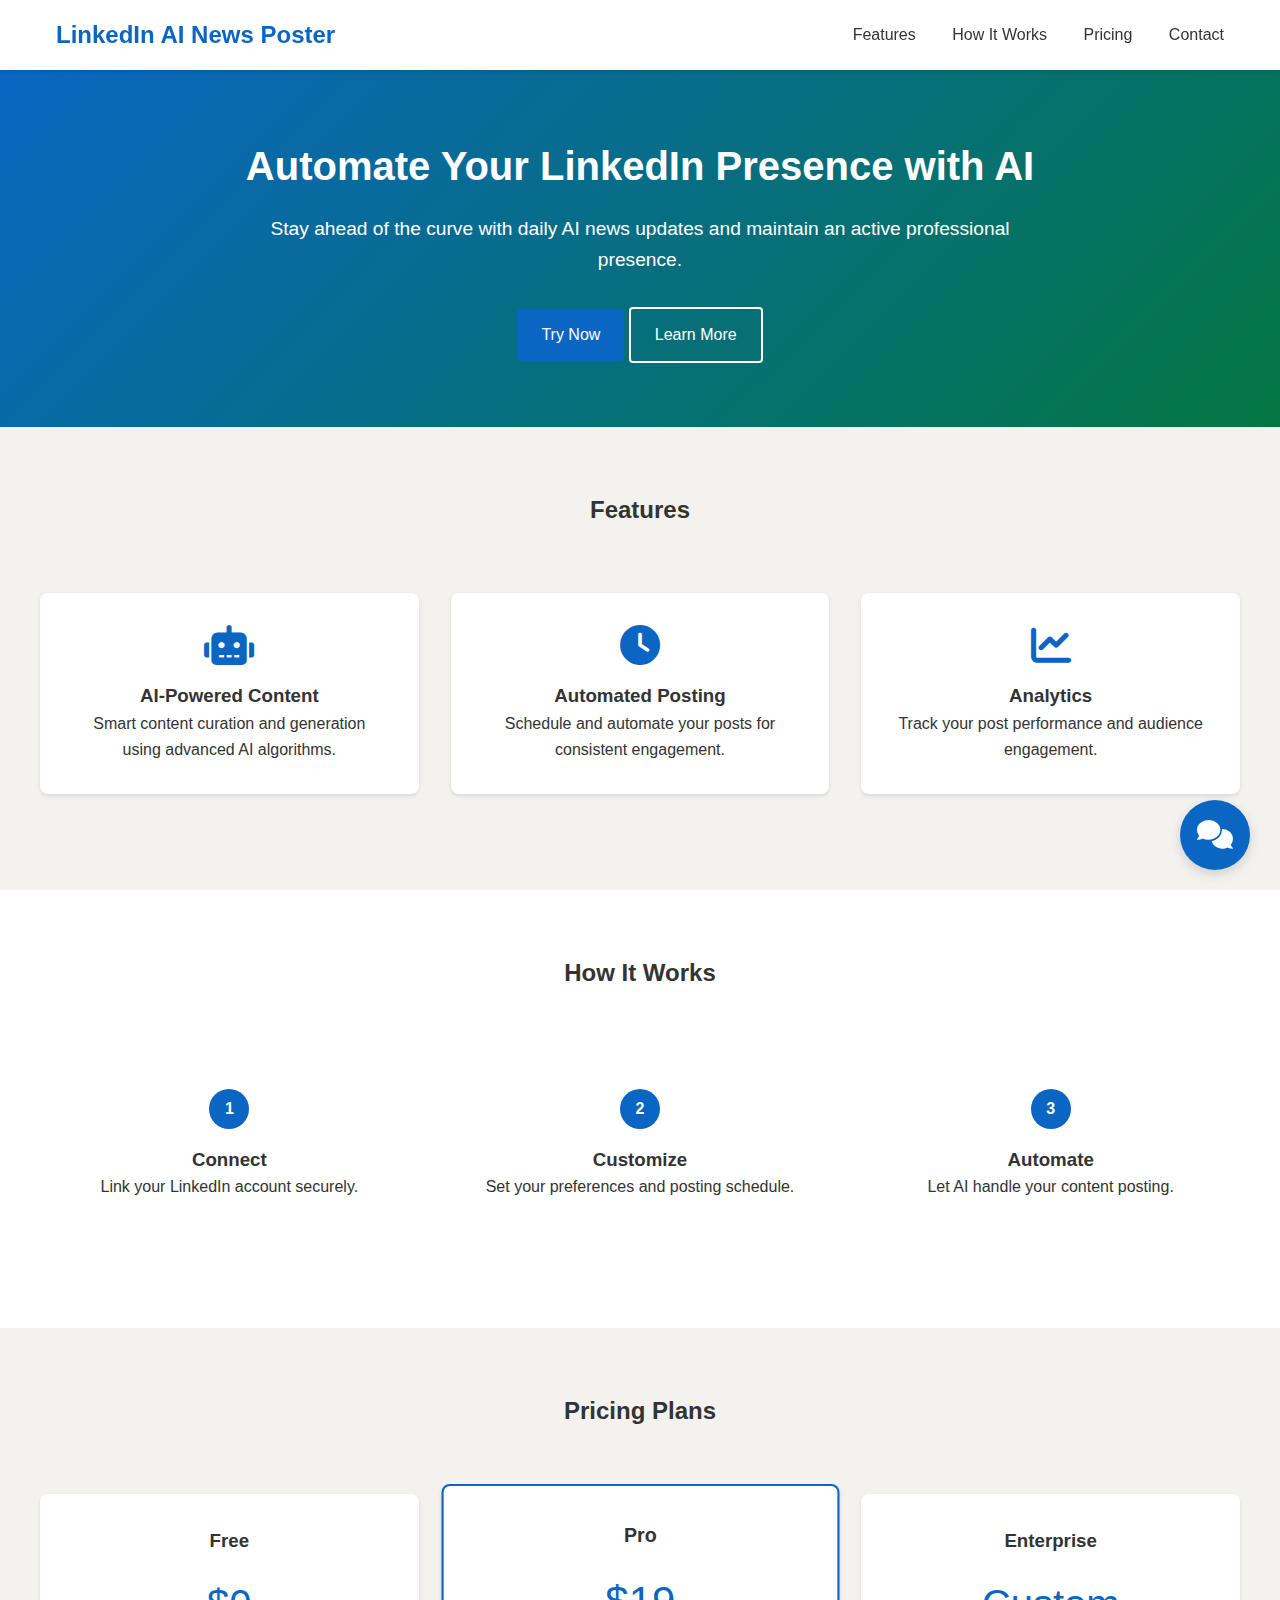
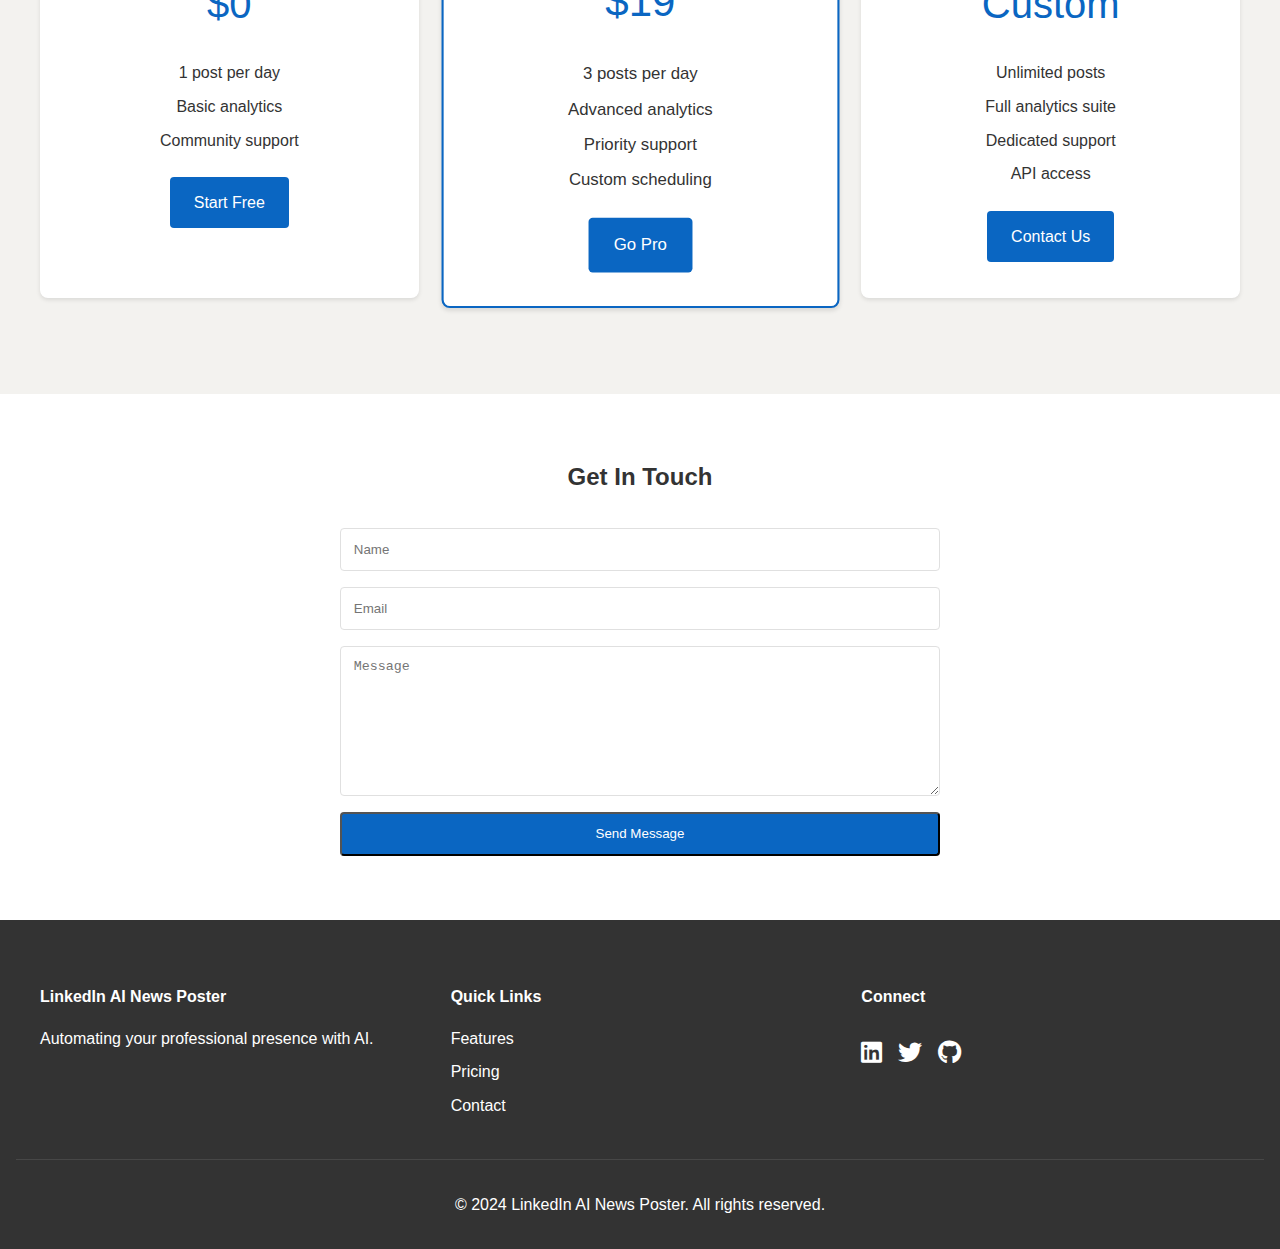
<file: index.html>
<!DOCTYPE html>
<html lang="en">
<head>
    <meta charset="UTF-8">
    <meta name="viewport" content="width=device-width, initial-scale=1.0">
    <title>LinkedIn AI News Poster</title>
    <link rel="stylesheet" href="/static/css/styles.css">
    <link rel="stylesheet" href="https://cdnjs.cloudflare.com/ajax/libs/font-awesome/6.0.0/css/all.min.css">
</head>
<body>
    <header>
        <nav>
            <div class="logo">LinkedIn AI News Poster</div>
            <div class="nav-links">
                <a href="#features">Features</a>
                <a href="#how-it-works">How It Works</a>
                <a href="#pricing">Pricing</a>
                <a href="#contact">Contact</a>
            </div>
        </nav>
    </header>

    <main>
        <section id="hero">
            <div class="hero-content">
                <h1>Automate Your LinkedIn Presence with AI</h1>
                <p>Stay ahead of the curve with daily AI news updates and maintain an active professional presence.</p>
                <div class="cta-buttons">
                    <a href="#" class="button primary" id="openChat">Try Now</a>
                    <a href="#features" class="button secondary">Learn More</a>
                </div>
            </div>
        </section>

        <section id="features">
            <h2>Features</h2>
            <div class="features-grid">
                <div class="feature-card">
                    <i class="fas fa-robot"></i>
                    <h3>AI-Powered Content</h3>
                    <p>Smart content curation and generation using advanced AI algorithms.</p>
                </div>
                <div class="feature-card">
                    <i class="fas fa-clock"></i>
                    <h3>Automated Posting</h3>
                    <p>Schedule and automate your posts for consistent engagement.</p>
                </div>
                <div class="feature-card">
                    <i class="fas fa-chart-line"></i>
                    <h3>Analytics</h3>
                    <p>Track your post performance and audience engagement.</p>
                </div>
            </div>
        </section>

        <section id="how-it-works">
            <h2>How It Works</h2>
            <div class="steps">
                <div class="step">
                    <div class="step-number">1</div>
                    <h3>Connect</h3>
                    <p>Link your LinkedIn account securely.</p>
                </div>
                <div class="step">
                    <div class="step-number">2</div>
                    <h3>Customize</h3>
                    <p>Set your preferences and posting schedule.</p>
                </div>
                <div class="step">
                    <div class="step-number">3</div>
                    <h3>Automate</h3>
                    <p>Let AI handle your content posting.</p>
                </div>
            </div>
        </section>

        <section id="pricing">
            <h2>Pricing Plans</h2>
            <div class="pricing-grid">
                <div class="pricing-card">
                    <h3>Free</h3>
                    <div class="price">$0</div>
                    <ul>
                        <li>1 post per day</li>
                        <li>Basic analytics</li>
                        <li>Community support</li>
                    </ul>
                    <a href="#" class="button primary">Start Free</a>
                </div>
                <div class="pricing-card featured">
                    <h3>Pro</h3>
                    <div class="price">$19</div>
                    <ul>
                        <li>3 posts per day</li>
                        <li>Advanced analytics</li>
                        <li>Priority support</li>
                        <li>Custom scheduling</li>
                    </ul>
                    <a href="#" class="button primary">Go Pro</a>
                </div>
                <div class="pricing-card">
                    <h3>Enterprise</h3>
                    <div class="price">Custom</div>
                    <ul>
                        <li>Unlimited posts</li>
                        <li>Full analytics suite</li>
                        <li>Dedicated support</li>
                        <li>API access</li>
                    </ul>
                    <a href="#" class="button primary">Contact Us</a>
                </div>
            </div>
        </section>

        <section id="contact">
            <h2>Get In Touch</h2>
            <div class="contact-container">
                <form id="contactForm">
                    <input type="text" placeholder="Name" required>
                    <input type="email" placeholder="Email" required>
                    <textarea placeholder="Message" required></textarea>
                    <button type="submit" class="button primary">Send Message</button>
                </form>
            </div>
        </section>
    </main>

    <footer>
        <div class="footer-content">
            <div class="footer-section">
                <h4>LinkedIn AI News Poster</h4>
                <p>Automating your professional presence with AI.</p>
            </div>
            <div class="footer-section">
                <h4>Quick Links</h4>
                <a href="#features">Features</a>
                <a href="#pricing">Pricing</a>
                <a href="#contact">Contact</a>
            </div>
            <div class="footer-section">
                <h4>Connect</h4>
                <div class="social-links">
                    <a href="#"><i class="fab fa-linkedin"></i></a>
                    <a href="#"><i class="fab fa-twitter"></i></a>
                    <a href="#"><i class="fab fa-github"></i></a>
                </div>
            </div>
        </div>
        <div class="footer-bottom">
            <p>&copy; 2024 LinkedIn AI News Poster. All rights reserved.</p>
        </div>
    </footer>

    <!-- Chat Bubble -->
    <button class="chat-toggle-button">
        <i class="fas fa-comments"></i>
    </button>

    <div class="chatbot-container">
        <div class="chatbot-header">
            <h3>AI News Assistant</h3>
            <button class="chatbot-toggle">
                <i class="fas fa-times"></i>
            </button>
        </div>
        <div id="chat-messages"></div>
        <div class="message-container">
            <input type="text" id="message-input" placeholder="Type your message...">
            <button class="send-button">
                <i class="fas fa-paper-plane"></i>
            </button>
        </div>
    </div>

    <script src="/static/js/script.js"></script>
</body>
</html>
</file>
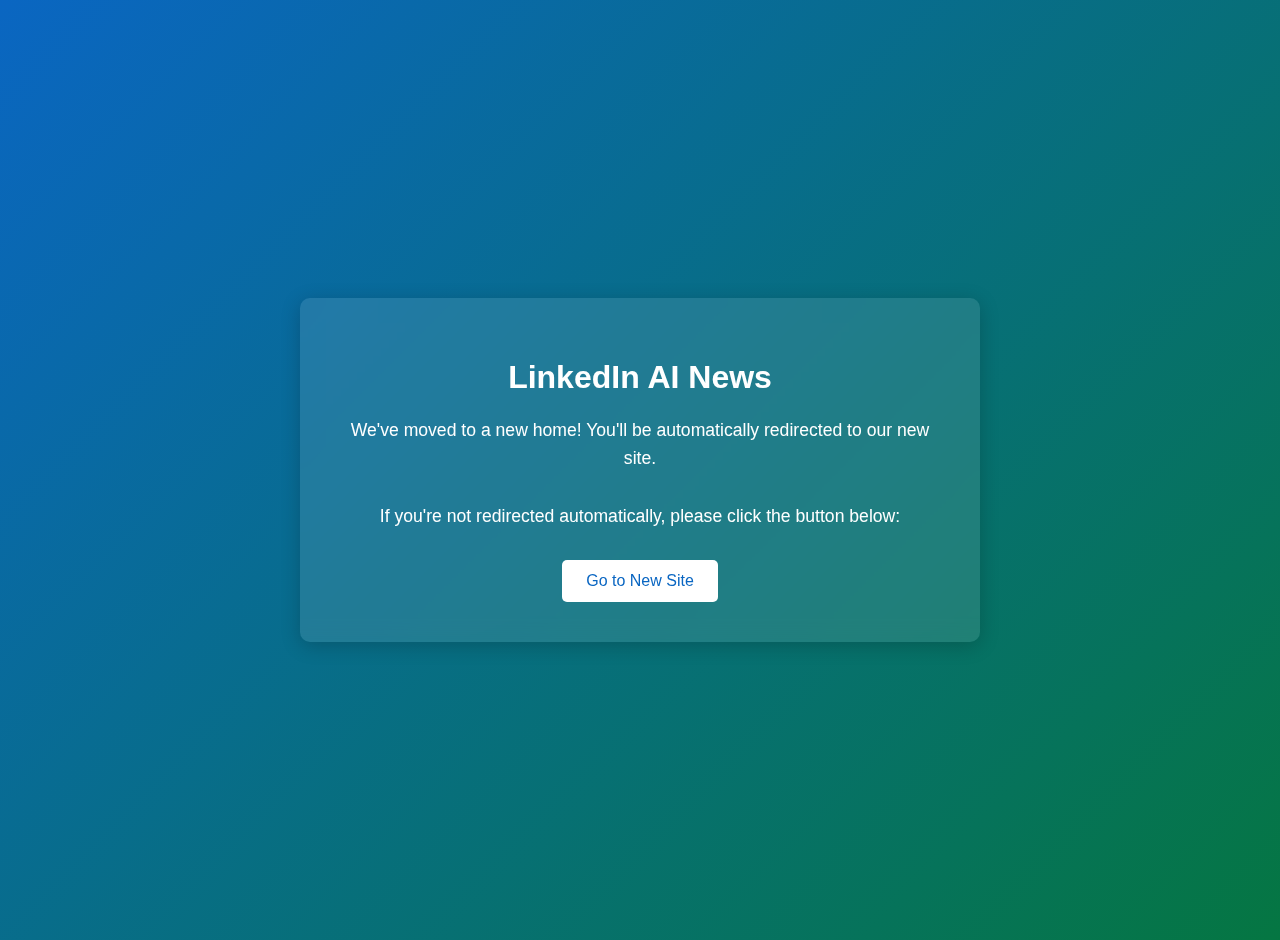
<file: docs/index.html>
<!DOCTYPE html>
<html lang="en">
<head>
    <meta charset="UTF-8">
    <meta name="viewport" content="width=device-width, initial-scale=1.0">
    <title>LinkedIn AI News - Redirecting...</title>
    <script>
        // Check if we're on GitHub Pages
        if (window.location.hostname === 'hazzler78.github.io') {
            window.location.href = 'https://linkedin-ai-news.vercel.app/';
        }
    </script>
    <style>
        body {
            font-family: -apple-system, BlinkMacSystemFont, 'Segoe UI', Roboto, Oxygen, Ubuntu, Cantarell, 'Open Sans', 'Helvetica Neue', sans-serif;
            display: flex;
            flex-direction: column;
            align-items: center;
            justify-content: center;
            min-height: 100vh;
            margin: 0;
            padding: 20px;
            text-align: center;
            background: linear-gradient(135deg, #0a66c2 0%, #057642 100%);
            color: white;
        }
        .container {
            max-width: 600px;
            padding: 40px;
            background: rgba(255, 255, 255, 0.1);
            border-radius: 10px;
            backdrop-filter: blur(10px);
            box-shadow: 0 4px 20px rgba(0, 0, 0, 0.2);
        }
        h1 {
            margin-bottom: 20px;
            font-size: 2rem;
        }
        p {
            margin-bottom: 30px;
            font-size: 1.1rem;
            line-height: 1.6;
        }
        .button {
            display: inline-block;
            padding: 12px 24px;
            background: white;
            color: #0a66c2;
            text-decoration: none;
            border-radius: 5px;
            font-weight: 500;
            transition: transform 0.2s, box-shadow 0.2s;
        }
        .button:hover {
            transform: translateY(-2px);
            box-shadow: 0 4px 12px rgba(0, 0, 0, 0.2);
        }
    </style>
</head>
<body>
    <div class="container">
        <h1>LinkedIn AI News</h1>
        <p>We've moved to a new home! You'll be automatically redirected to our new site.</p>
        <p>If you're not redirected automatically, please click the button below:</p>
        <a href="https://linkedin-ai-news.vercel.app/" class="button">Go to New Site</a>
    </div>
</body>
</html>
</file>
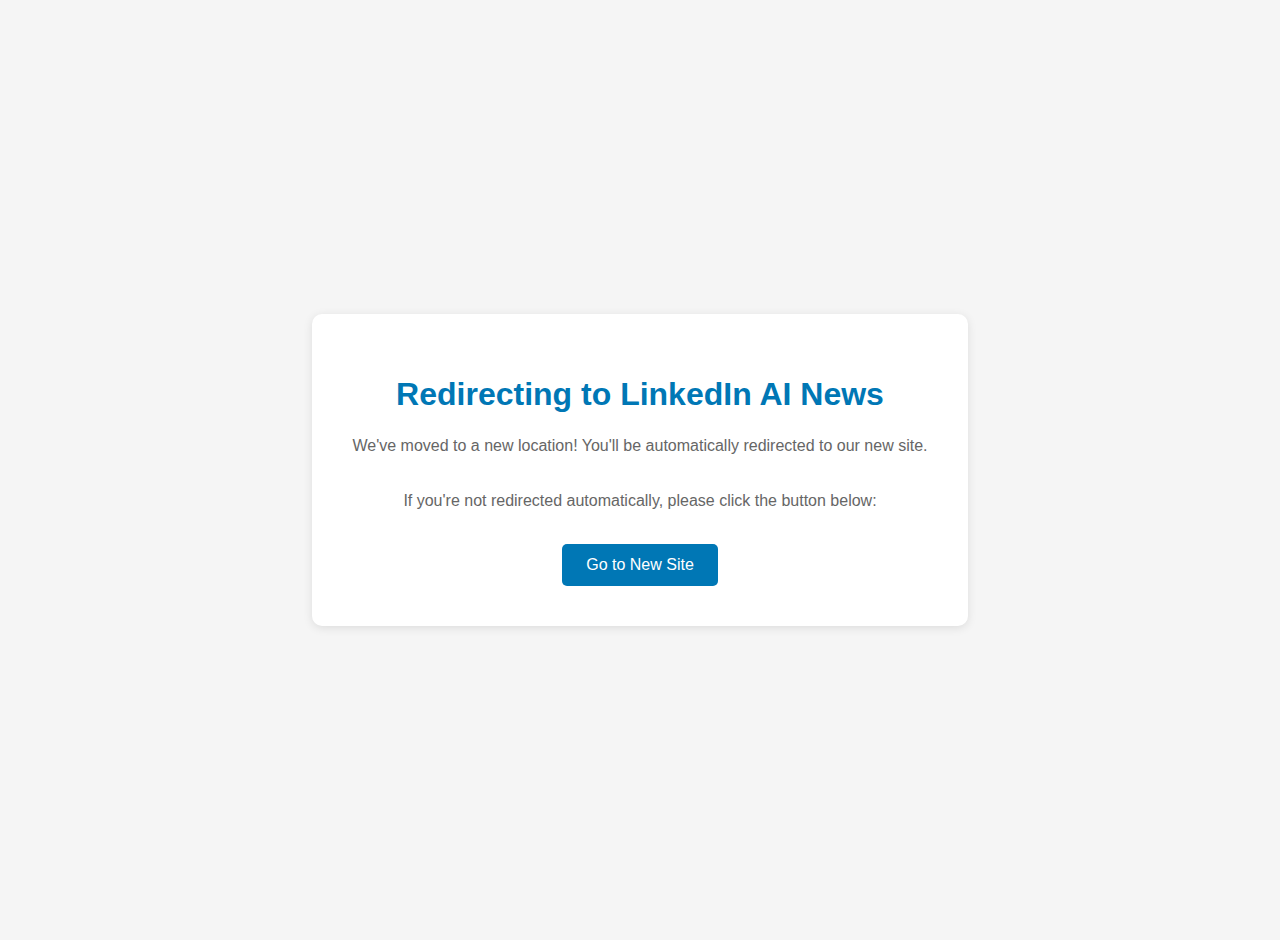
<file: landing.html>
<!DOCTYPE html>
<html lang="en">
<head>
    <meta charset="UTF-8">
    <meta name="viewport" content="width=device-width, initial-scale=1.0">
    <title>Redirecting to LinkedIn AI News</title>
    <style>
        body {
            font-family: -apple-system, BlinkMacSystemFont, 'Segoe UI', Roboto, Oxygen, Ubuntu, Cantarell, 'Open Sans', 'Helvetica Neue', sans-serif;
            display: flex;
            flex-direction: column;
            align-items: center;
            justify-content: center;
            min-height: 100vh;
            margin: 0;
            padding: 20px;
            text-align: center;
            background-color: #f5f5f5;
        }
        .container {
            max-width: 600px;
            padding: 40px;
            background: white;
            border-radius: 10px;
            box-shadow: 0 2px 10px rgba(0,0,0,0.1);
        }
        h1 {
            color: #0077b5;
            margin-bottom: 20px;
        }
        p {
            color: #666;
            line-height: 1.6;
            margin-bottom: 30px;
        }
        .button {
            display: inline-block;
            padding: 12px 24px;
            background-color: #0077b5;
            color: white;
            text-decoration: none;
            border-radius: 5px;
            font-weight: 500;
            transition: background-color 0.2s;
        }
        .button:hover {
            background-color: #006097;
        }
    </style>
    <script>
        // Check if we're on the GitHub Pages site
        if (window.location.hostname === 'hazzler78.github.io') {
            // Only redirect if we're on the GitHub Pages site
            window.location.href = 'https://linkedin-ai-news.vercel.app/';
        }
    </script>
</head>
<body>
    <div class="container">
        <h1>Redirecting to LinkedIn AI News</h1>
        <p>We've moved to a new location! You'll be automatically redirected to our new site.</p>
        <p>If you're not redirected automatically, please click the button below:</p>
        <a href="https://linkedin-ai-news.vercel.app/" class="button">Go to New Site</a>
    </div>
</body>
</html>
</file>
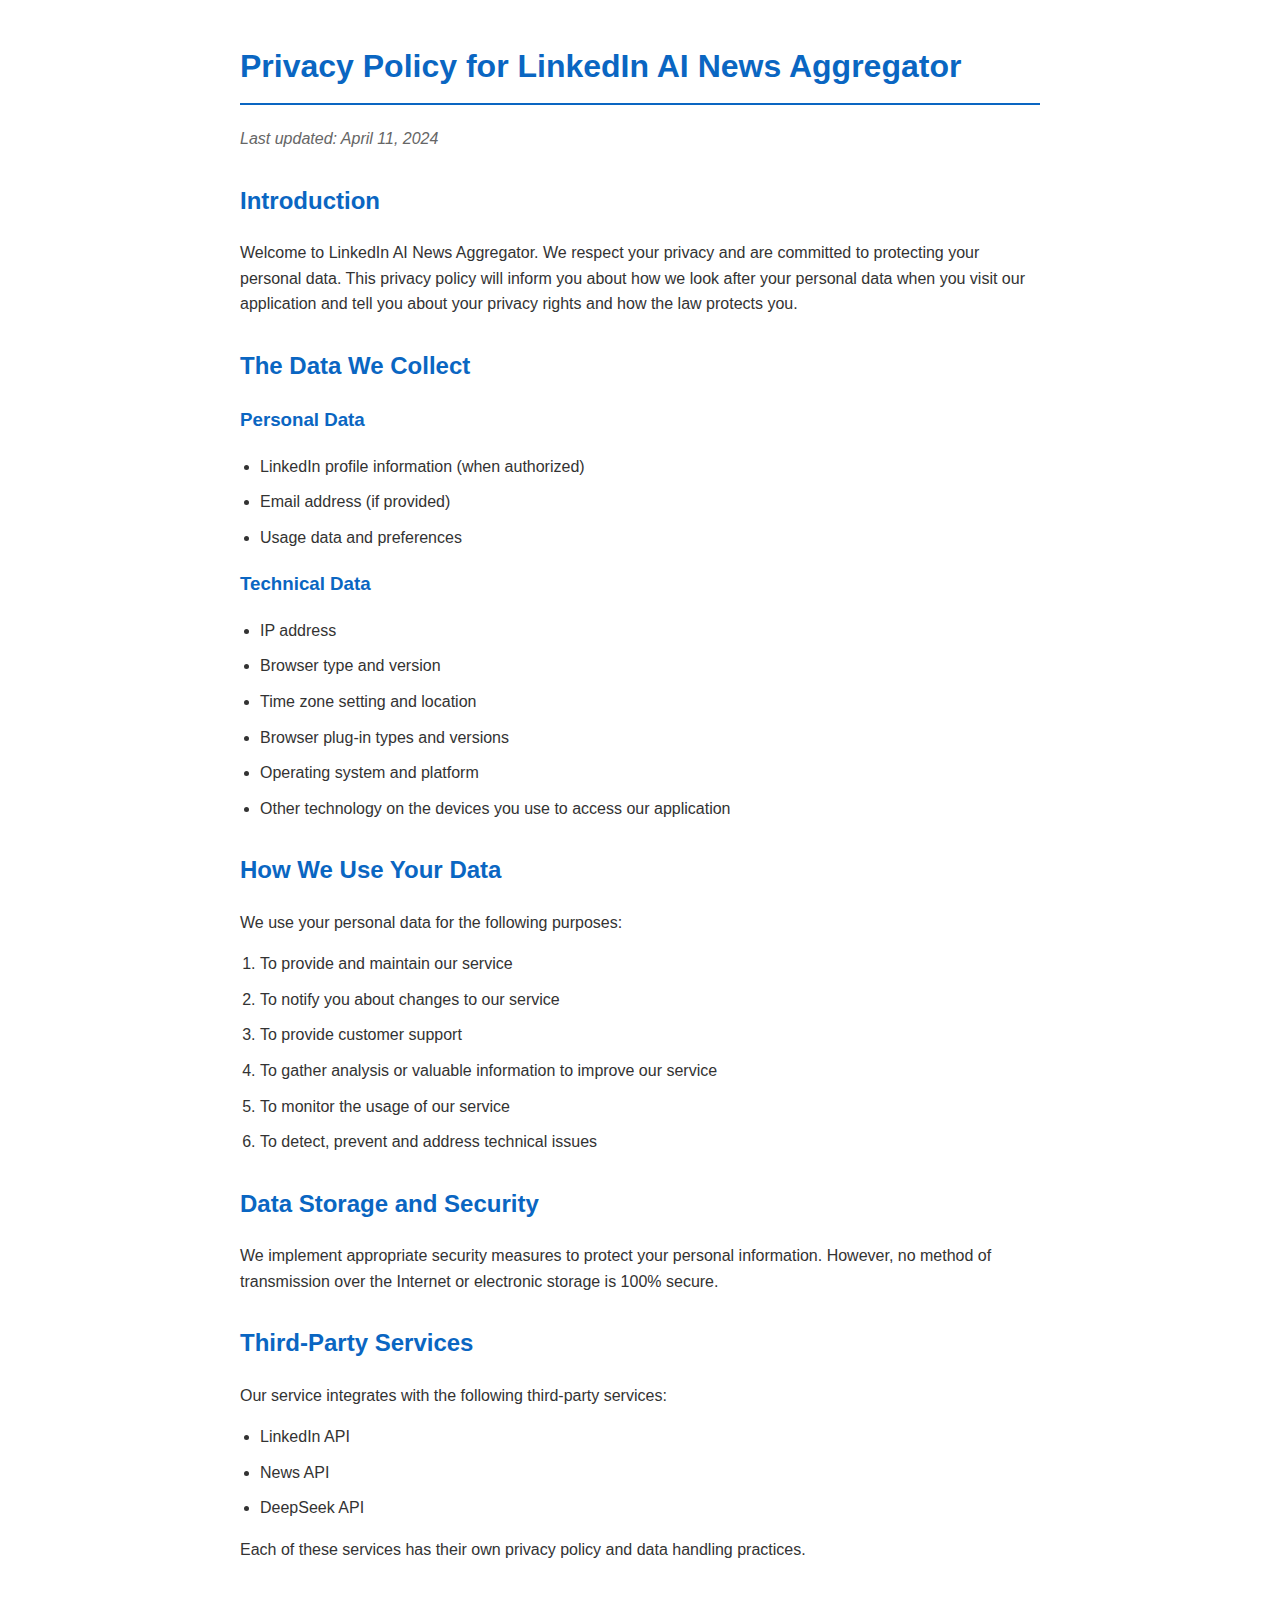
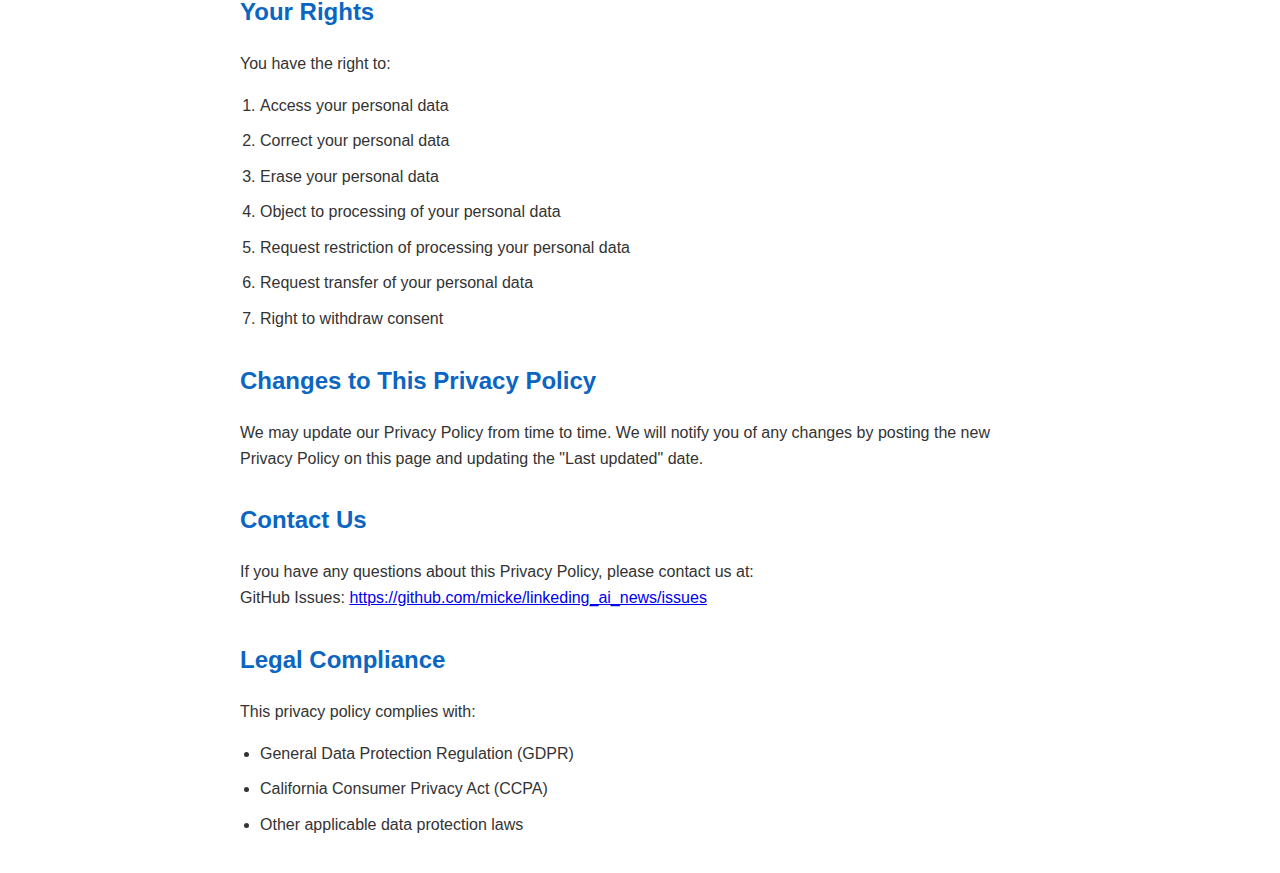
<file: docs/privacy-policy.html>
<!DOCTYPE html>
<html lang="en">
<head>
    <meta charset="UTF-8">
    <meta name="viewport" content="width=device-width, initial-scale=1.0">
    <title>Privacy Policy - LinkedIn AI News Aggregator</title>
    <style>
        body {
            font-family: -apple-system, BlinkMacSystemFont, 'Segoe UI', Roboto, Oxygen, Ubuntu, Cantarell, 'Open Sans', 'Helvetica Neue', sans-serif;
            line-height: 1.6;
            max-width: 800px;
            margin: 0 auto;
            padding: 20px;
            color: #333;
        }
        h1 {
            color: #0A66C2;
            border-bottom: 2px solid #0A66C2;
            padding-bottom: 10px;
        }
        h2 {
            color: #0A66C2;
            margin-top: 30px;
        }
        h3 {
            color: #0A66C2;
        }
        ul, ol {
            padding-left: 20px;
        }
        li {
            margin-bottom: 10px;
        }
        .last-updated {
            color: #666;
            font-style: italic;
        }
    </style>
</head>
<body>
    <h1>Privacy Policy for LinkedIn AI News Aggregator</h1>
    <p class="last-updated">Last updated: April 11, 2024</p>

    <h2>Introduction</h2>
    <p>Welcome to LinkedIn AI News Aggregator. We respect your privacy and are committed to protecting your personal data. This privacy policy will inform you about how we look after your personal data when you visit our application and tell you about your privacy rights and how the law protects you.</p>

    <h2>The Data We Collect</h2>
    <h3>Personal Data</h3>
    <ul>
        <li>LinkedIn profile information (when authorized)</li>
        <li>Email address (if provided)</li>
        <li>Usage data and preferences</li>
    </ul>

    <h3>Technical Data</h3>
    <ul>
        <li>IP address</li>
        <li>Browser type and version</li>
        <li>Time zone setting and location</li>
        <li>Browser plug-in types and versions</li>
        <li>Operating system and platform</li>
        <li>Other technology on the devices you use to access our application</li>
    </ul>

    <h2>How We Use Your Data</h2>
    <p>We use your personal data for the following purposes:</p>
    <ol>
        <li>To provide and maintain our service</li>
        <li>To notify you about changes to our service</li>
        <li>To provide customer support</li>
        <li>To gather analysis or valuable information to improve our service</li>
        <li>To monitor the usage of our service</li>
        <li>To detect, prevent and address technical issues</li>
    </ol>

    <h2>Data Storage and Security</h2>
    <p>We implement appropriate security measures to protect your personal information. However, no method of transmission over the Internet or electronic storage is 100% secure.</p>

    <h2>Third-Party Services</h2>
    <p>Our service integrates with the following third-party services:</p>
    <ul>
        <li>LinkedIn API</li>
        <li>News API</li>
        <li>DeepSeek API</li>
    </ul>
    <p>Each of these services has their own privacy policy and data handling practices.</p>

    <h2>Your Rights</h2>
    <p>You have the right to:</p>
    <ol>
        <li>Access your personal data</li>
        <li>Correct your personal data</li>
        <li>Erase your personal data</li>
        <li>Object to processing of your personal data</li>
        <li>Request restriction of processing your personal data</li>
        <li>Request transfer of your personal data</li>
        <li>Right to withdraw consent</li>
    </ol>

    <h2>Changes to This Privacy Policy</h2>
    <p>We may update our Privacy Policy from time to time. We will notify you of any changes by posting the new Privacy Policy on this page and updating the "Last updated" date.</p>

    <h2>Contact Us</h2>
    <p>If you have any questions about this Privacy Policy, please contact us at:<br>
    GitHub Issues: <a href="https://github.com/micke/linkeding_ai_news/issues">https://github.com/micke/linkeding_ai_news/issues</a></p>

    <h2>Legal Compliance</h2>
    <p>This privacy policy complies with:</p>
    <ul>
        <li>General Data Protection Regulation (GDPR)</li>
        <li>California Consumer Privacy Act (CCPA)</li>
        <li>Other applicable data protection laws</li>
    </ul>
</body>
</html>
</file>
<file: static/css/styles.css>
:root {
    --primary-color: #0a66c2;  /* LinkedIn blue */
    --secondary-color: #057642; /* LinkedIn green */
    --text-color: #333;
    --light-text: #666;
    --white: #fff;
    --gray-bg: #f3f2ef;  /* LinkedIn background gray */
    --border-color: #e0e0e0;
    --message-bg: #f5f5f5;
    --user-message-bg: #e3f2fd;
    --assistant-message-bg: #f0f7ff;
}

* {
    margin: 0;
    padding: 0;
    box-sizing: border-box;
}

body {
    font-family: -apple-system, BlinkMacSystemFont, 'Segoe UI', Roboto, Oxygen, Ubuntu, Cantarell, 'Open Sans', 'Helvetica Neue', sans-serif;
    line-height: 1.6;
    color: var(--text-color);
}

/* Header Styles */
header {
    background: white;
    box-shadow: 0 2px 4px rgba(0,0,0,0.1);
    position: fixed;
    width: 100%;
    top: 0;
    z-index: 1000;
}

nav {
    max-width: 1200px;
    margin: 0 auto;
    padding: 1rem;
    display: flex;
    justify-content: space-between;
    align-items: center;
}

.logo {
    font-size: 1.5rem;
    font-weight: bold;
    color: var(--primary-color);
}

.nav-links a {
    margin-left: 2rem;
    text-decoration: none;
    color: var(--text-color);
    font-weight: 500;
}

.nav-links a:hover {
    color: var(--primary-color);
}

/* Main Content */
main {
    margin-top: 70px;
}

/* Hero Section */
#hero {
    background: linear-gradient(135deg, var(--primary-color) 0%, var(--secondary-color) 100%);
    color: white;
    padding: 4rem 1rem;
    text-align: center;
}

.hero-content {
    max-width: 800px;
    margin: 0 auto;
}

.hero-content h1 {
    font-size: 2.5rem;
    margin-bottom: 1rem;
}

.hero-content p {
    font-size: 1.2rem;
    margin-bottom: 2rem;
}

/* Chat Section */
.chat-section {
    max-width: 800px;
    margin: 2rem auto;
    padding: 1rem;
}

.chat-container {
    border: 1px solid var(--border-color);
    border-radius: 8px;
    overflow: hidden;
}

.chat-messages {
    height: 400px;
    overflow-y: auto;
    padding: 1rem;
    background: var(--gray-bg);
}

.chat-input-container {
    display: flex;
    padding: 1rem;
    background: white;
    border-top: 1px solid var(--border-color);
}

#chatInput {
    flex: 1;
    padding: 0.5rem;
    border: 1px solid var(--border-color);
    border-radius: 4px;
    margin-right: 1rem;
    resize: none;
}

#sendButton {
    padding: 0.5rem 1rem;
    background: var(--primary-color);
    color: white;
    border: none;
    border-radius: 4px;
    cursor: pointer;
}

/* Features Section */
#features {
    padding: 4rem 1rem;
    background: var(--gray-bg);
}

.features-grid {
    max-width: 1200px;
    margin: 0 auto;
    display: grid;
    grid-template-columns: repeat(auto-fit, minmax(300px, 1fr));
    gap: 2rem;
    padding: 2rem 0;
}

.feature-card {
    background: white;
    padding: 2rem;
    border-radius: 8px;
    text-align: center;
    box-shadow: 0 2px 4px rgba(0,0,0,0.1);
}

.feature-card i {
    font-size: 2.5rem;
    color: var(--primary-color);
    margin-bottom: 1rem;
}

/* How It Works */
#how-it-works {
    padding: 4rem 1rem;
}

.steps {
    max-width: 1200px;
    margin: 0 auto;
    display: grid;
    grid-template-columns: repeat(auto-fit, minmax(250px, 1fr));
    gap: 2rem;
    padding: 2rem 0;
}

.step {
    text-align: center;
    padding: 2rem;
}

.step-number {
    width: 40px;
    height: 40px;
    background: var(--primary-color);
    color: white;
    border-radius: 50%;
    display: flex;
    align-items: center;
    justify-content: center;
    margin: 0 auto 1rem;
    font-weight: bold;
}

/* Pricing Section */
#pricing {
    padding: 4rem 1rem;
    background: var(--gray-bg);
}

.pricing-grid {
    max-width: 1200px;
    margin: 0 auto;
    display: grid;
    grid-template-columns: repeat(auto-fit, minmax(300px, 1fr));
    gap: 2rem;
    padding: 2rem 0;
}

.pricing-card {
    background: white;
    padding: 2rem;
    border-radius: 8px;
    text-align: center;
    box-shadow: 0 2px 4px rgba(0,0,0,0.1);
}

.pricing-card.featured {
    transform: scale(1.05);
    border: 2px solid var(--primary-color);
}

.price {
    font-size: 2.5rem;
    color: var(--primary-color);
    margin: 1rem 0;
}

.pricing-card ul {
    list-style: none;
    margin: 1.5rem 0;
}

.pricing-card li {
    margin: 0.5rem 0;
}

/* Contact Section */
#contact {
    padding: 4rem 1rem;
}

.contact-container {
    max-width: 600px;
    margin: 0 auto;
}

#contactForm {
    display: grid;
    gap: 1rem;
}

#contactForm input,
#contactForm textarea {
    padding: 0.8rem;
    border: 1px solid var(--border-color);
    border-radius: 4px;
}

#contactForm textarea {
    min-height: 150px;
}

/* Footer */
footer {
    background: var(--text-color);
    color: white;
    padding: 4rem 1rem 2rem;
}

.footer-content {
    max-width: 1200px;
    margin: 0 auto;
    display: grid;
    grid-template-columns: repeat(auto-fit, minmax(250px, 1fr));
    gap: 2rem;
}

.footer-section h4 {
    margin-bottom: 1rem;
}

.footer-section a {
    color: white;
    text-decoration: none;
    display: block;
    margin: 0.5rem 0;
}

.social-links {
    display: flex;
    gap: 1rem;
}

.social-links a {
    font-size: 1.5rem;
}

.footer-bottom {
    text-align: center;
    margin-top: 2rem;
    padding-top: 2rem;
    border-top: 1px solid rgba(255,255,255,0.1);
}

/* Buttons */
.button {
    display: inline-block;
    padding: 0.8rem 1.5rem;
    border-radius: 4px;
    text-decoration: none;
    font-weight: 500;
    transition: all 0.3s ease;
}

.button.primary {
    background: var(--primary-color);
    color: white;
}

.button.secondary {
    background: transparent;
    border: 2px solid white;
    color: white;
}

.button:hover {
    transform: translateY(-2px);
    box-shadow: 0 2px 8px rgba(0,0,0,0.2);
}

/* Section Headers */
section h2 {
    text-align: center;
    margin-bottom: 2rem;
    color: var(--text-color);
}

/* Responsive Design */
@media (max-width: 992px) {
    .hero-content h1 {
        font-size: 2rem;
    }
    
    .pricing-card.featured {
        transform: none;
    }
}

@media (max-width: 768px) {
    nav {
        flex-direction: column;
        text-align: center;
    }
    
    .nav-links {
        margin-top: 1rem;
    }
    
    .nav-links a {
        margin: 0 1rem;
    }
    
    .hero-content h1 {
        font-size: 1.8rem;
    }
}

@media (max-width: 576px) {
    .hero-content h1 {
        font-size: 1.5rem;
    }
    
    .feature-card,
    .pricing-card {
        padding: 1.5rem;
    }
}

/* Chatbot Styles */
.chat-toggle-button {
    position: fixed;
    bottom: 30px;
    right: 30px;
    width: 70px;
    height: 70px;
    border-radius: 50%;
    background: var(--primary-color);
    color: white;
    border: none;
    cursor: pointer;
    display: flex;
    align-items: center;
    justify-content: center;
    font-size: 1.8rem;
    box-shadow: 0 4px 12px rgba(0, 0, 0, 0.15);
    transition: all 0.2s ease;
    z-index: 9999;
    padding: 0;
    outline: none;
    -webkit-tap-highlight-color: transparent;
}

.chat-toggle-button:hover {
    transform: scale(1.1);
    background: var(--secondary-color);
    box-shadow: 0 6px 16px rgba(0, 0, 0, 0.2);
}

.chat-toggle-button:active {
    transform: scale(0.95);
}

.chat-toggle-button i {
    width: 100%;
    height: 100%;
    display: flex;
    align-items: center;
    justify-content: center;
}

.chat-toggle-button.hidden {
    display: none;
}

.chatbot-container {
    position: fixed;
    bottom: 100px;
    right: 30px;
    width: 380px;
    height: 500px;
    background: white;
    border-radius: 16px;
    box-shadow: 0 4px 20px rgba(0, 0, 0, 0.15);
    display: flex;
    flex-direction: column;
    transform: translateY(100%);
    opacity: 0;
    transition: all 0.3s ease;
    z-index: 1000;
    border: 1px solid var(--border-color);
}

.chatbot-container.active {
    transform: translateY(0);
    opacity: 1;
}

.chatbot-header {
    padding: 16px;
    background: var(--primary-color);
    color: white;
    border-radius: 16px 16px 0 0;
    display: flex;
    justify-content: space-between;
    align-items: center;
}

.chatbot-header h3 {
    margin: 0;
    font-size: 1.1em;
}

.chatbot-toggle {
    background: none;
    border: none;
    color: white;
    cursor: pointer;
    font-size: 1.2rem;
}

#chat-messages {
    flex: 1;
    padding: 15px;
    overflow-y: auto;
    display: flex;
    flex-direction: column;
    gap: 10px;
}

.message {
    padding: 12px 16px;
    margin: 8px 0;
    border-radius: 12px;
    max-width: 85%;
    word-wrap: break-word;
    position: relative;
    background: var(--message-bg);
}

.message.user {
    margin-left: auto;
    background: var(--user-message-bg);
    color: #1a1a1a;
}

.message.assistant {
    margin-right: auto;
    background: var(--assistant-message-bg);
    color: #1a1a1a;
}

/* Nova's typing indicator */
.typing-indicator {
    display: flex;
    align-items: center;
    padding: 0.5rem;
    margin: 0.5rem 0;
    background: var(--assistant-message-bg);
    border-radius: 8px;
    width: fit-content;
}

.typing-indicator span {
    width: 8px;
    height: 8px;
    margin: 0 4px;
    background-color: var(--primary-color);
    border-radius: 50%;
    display: inline-block;
    animation: typing 1s infinite ease-in-out;
}

.typing-indicator span:nth-child(2) {
    animation-delay: 0.2s;
}

.typing-indicator span:nth-child(3) {
    animation-delay: 0.4s;
}

@keyframes typing {
    0%, 100% {
        transform: translateY(0);
    }
    50% {
        transform: translateY(-5px);
    }
}

/* Message input styles */
.message-container {
    padding: 12px;
    background: white;
    border-top: 1px solid var(--border-color);
    display: flex;
    align-items: center;
    gap: 8px;
}

#message-input {
    flex: 1;
    padding: 12px;
    border: 1px solid var(--border-color);
    border-radius: 20px;
    outline: none;
    font-size: 14px;
    resize: none;
    max-height: 100px;
    min-height: 40px;
}

.send-button {
    background: var(--primary-color);
    color: white;
    border: none;
    border-radius: 50%;
    width: 40px;
    height: 40px;
    display: flex;
    align-items: center;
    justify-content: center;
    cursor: pointer;
    transition: background-color 0.2s ease;
}

.send-button:hover {
    background: var(--secondary-color);
}

/* Chatbot Styles */
.registration-form {
    background: white;
    padding: 20px;
    border-radius: 10px;
    box-shadow: 0 2px 10px rgba(0, 0, 0, 0.1);
    margin: 20px;
    text-align: center;
}

.registration-form h3 {
    color: var(--primary-color);
    margin-bottom: 10px;
}

.registration-form p {
    color: var(--light-text);
    margin-bottom: 20px;
}

.registration-form form {
    display: flex;
    flex-direction: column;
    gap: 15px;
}

.registration-form input {
    padding: 10px;
    border: 1px solid var(--border-color);
    border-radius: 5px;
    font-size: 14px;
}

.registration-form input:focus {
    outline: none;
    border-color: var(--primary-color);
    box-shadow: 0 0 0 2px rgba(0, 119, 181, 0.1);
}

.registration-form button {
    background: var(--primary-color);
    color: white;
    padding: 10px 20px;
    border: none;
    border-radius: 5px;
    cursor: pointer;
    font-weight: 500;
    transition: background-color 0.2s;
}

.registration-form button:hover {
    background: var(--secondary-color);
}

.typing-dots {
    display: flex;
    gap: 4px;
    padding: 10px;
}

.typing-dots span {
    width: 8px;
    height: 8px;
    background: var(--primary-color);
    border-radius: 50%;
    animation: typing 1s infinite ease-in-out;
}

.typing-dots span:nth-child(2) {
    animation-delay: 0.2s;
}

.typing-dots span:nth-child(3) {
    animation-delay: 0.4s;
}

@keyframes typing {
    0%, 100% {
        transform: translateY(0);
    }
    50% {
        transform: translateY(-5px);
    }
}
</file>
